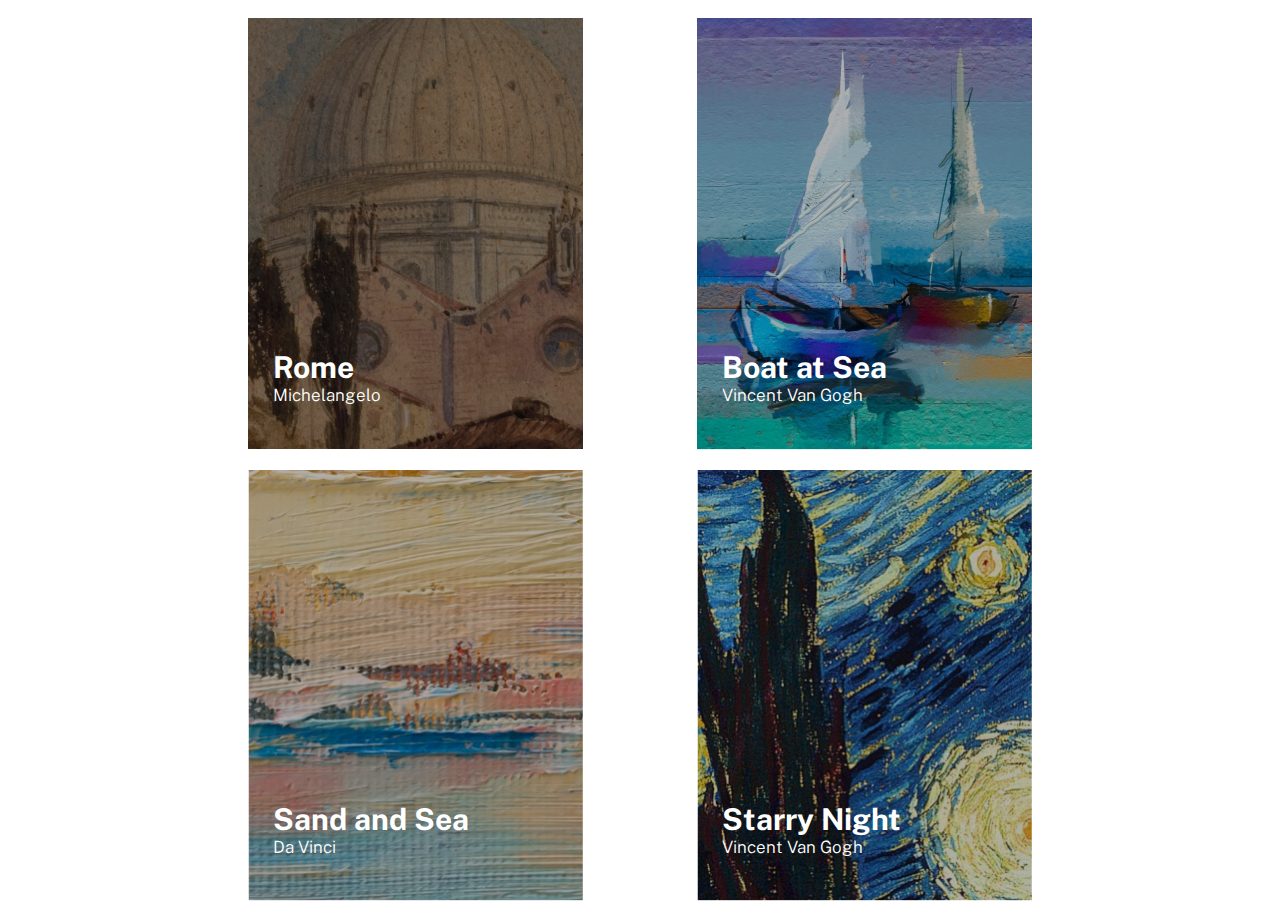
<file: lista-de-imagens/index.html>
<!DOCTYPE html>
<html lang="en">
<head>
    <meta charset="UTF-8">
    <meta name="viewport" content="width=device-width, initial-scale=1.0">
    <link rel="stylesheet" href="./src/css/reset.css">
    <link rel="stylesheet" href="./src/css/style.css">
    <link rel="stylesheet" href="./src/css/responsive.css">
    <title>Lista de Imagens</title>
</head>
<body>
    <main class="main">
        <section class="paints">
            <div class="paint">
                <div class="author">
                    <h1>Rome</h1>
                <p>Michelangelo</p>
            </div>
        </div>
        <div class="paint">
            <div class="author">
                <h1>Boat at Sea</h1>
                <p>Vincent Van Gogh</p>
            </div>
        </div>
        <div class="paint">
            <div class="author">
                <h1>Sand and Sea</h1>
                <p>Da Vinci</p>
            </div>
        </div>
        <div class="paint">
            <div class="author">
                <h1>Starry Night</h1>
                <p>Vincent Van Gogh</p>
            </div>
        </section>
    </main>
</body>
</html>
</file>
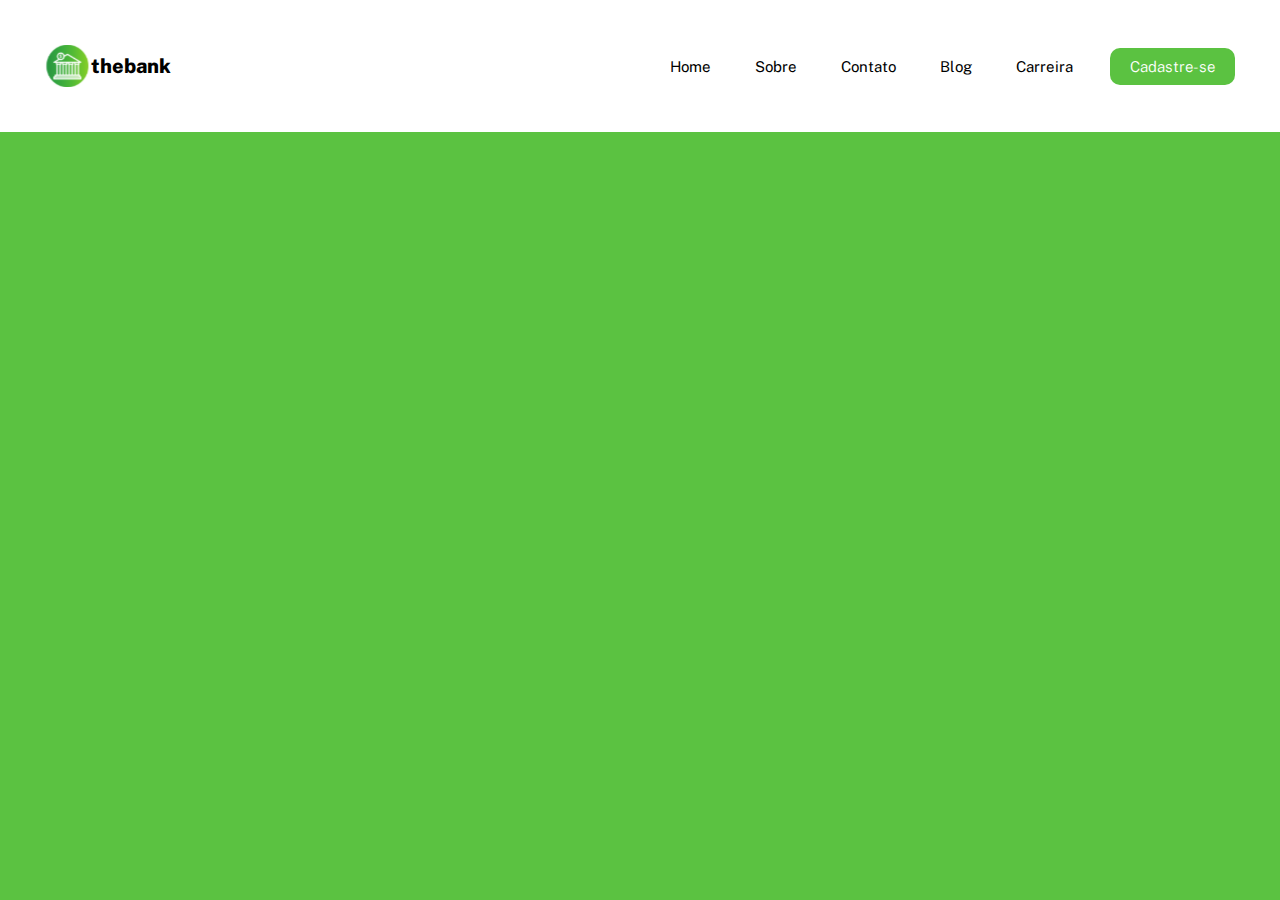
<file: menu-com-flexbox/index.html>
<!DOCTYPE html>
<html lang="en">
<head>
    <meta charset="UTF-8">
    <meta name="viewport" content="width=device-width, initial-scale=1.0">
    <link rel="stylesheet" href="./src/css/reset.css">
    <link rel="stylesheet" href="./src/css/style.css">
    <link rel="stylesheet" href="./src/css/responsive.css">
    <link rel="shortcut icon" href="./src/images/logo.svg" type="image/x-icon">
    <title>thebank</title>
</head>
<body>
    <header class="header">
        <a href="" class="logo">
            <img src="./src/images/logo.svg">
            <h1>thebank</h1>
        </a>
        
        <nav>
            <ul class="menu">
                <li><a href="">Home</a></li>
                <li><a href="">Sobre</a></li>
                <li><a href="">Contato</a></li>
                <li><a href="">Blog</a></li>
                <li><a href="">Carreira</a></li>
                <li><a href="" class="register">Cadastre-se</a></li>
            </ul>
        </nav>
    </header>

    <main class="main"></main>
</body>
</html>
</file>
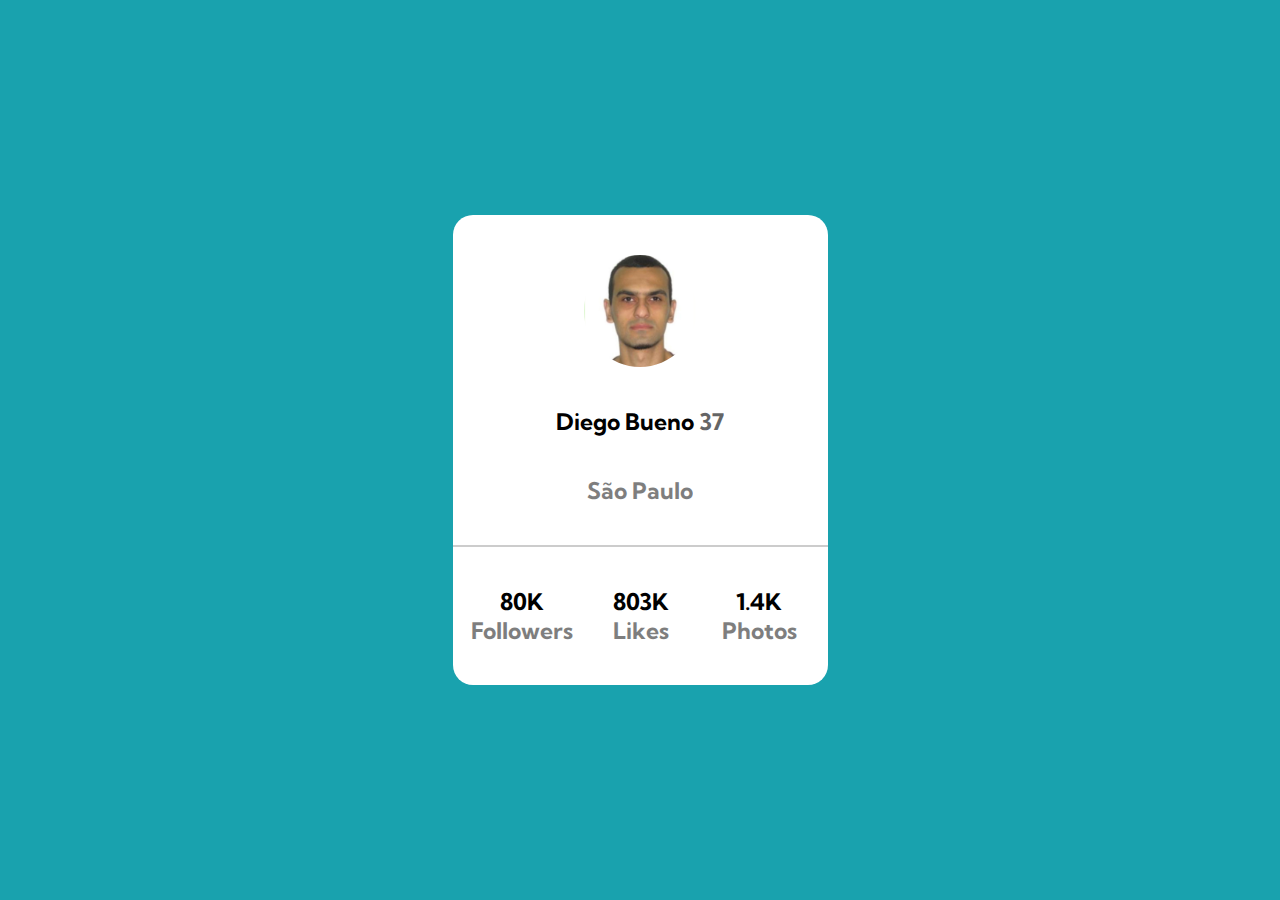
<file: profile-card/index.html>
<!DOCTYPE html>
<html lang="en">
<head>
    <meta charset="UTF-8">
    <meta name="viewport" content="width=device-width, initial-scale=1.0">
    <link rel="stylesheet" href="./src/css/reset.css">
    <link rel="stylesheet" href="./src/css/style.css">
    <link rel="preconnect" href="https://fonts.googleapis.com">
    <link rel="preconnect" href="https://fonts.gstatic.com" crossorigin>
    <link href="https://fonts.googleapis.com/css2?family=Kumbh+Sans:wght@100..900&display=swap" rel="stylesheet">
    <title>Profile Card</title>
</head>
<body>
    <main>
        <div class="container">

            <img src="./src/images/foto.jpg" alt="foto do perfil">
            
            <h1>Diego Bueno <span>37</span></h1>
            
            <h2>São Paulo</h2>
            
            <div class="statistics">
                <div class="numbers">
                    <h1>80K</h1>
                    <h2>Followers</h2>
                </div>
                <div class="numbers">
                    <h1>803K</h1>
                    <h2>Likes</h2>
                </div>
                <div class="numbers">
                    <h1>1.4K</h1>
                    <h2>Photos</h2>
                </div>
            </div>
        </div>
    </main>
</body>
</html>
</file>
<file: lista-de-imagens/src/css/style.css>
@font-face {
    font-family: public-sans;
    src: url(../fonts/PublicSans-VariableFont_wght.ttf);
}

html {
    font-size: 62.5%;
}

body {
    font-family: public-sans, sans-serif;
    color: #fff;
}

.main {
    display: flex;
    min-height: 100vh;
    align-items: center;
    justify-content: center;
    
}

.paints {
    height: 100vh;
    display: flex;
    justify-content: space-evenly;
    align-items: center;
    flex-wrap: wrap;
    gap: 5px;
}

.paint {
    width: 335px;
    height: 432px;
    display: flex;
    align-items: flex-end;
    padding: 45px 25px;
}

.paint:nth-child(1) {
    background: url('../images/rome.png') no-repeat;
    background-size: contain;
}

.paint:nth-child(2) {
    background: url('../images/boat.png') no-repeat;
    background-size: contain;
}

.paint:nth-child(3) {
    background: url('../images/sand-and-sea.png') no-repeat;
    background-size: contain;
}

.paint:nth-child(4) {
    background: url('../images/starry-night.png') no-repeat;
    background-size: contain;
}

.author h1 {
    font-size: 3rem;
}

.author p {
    font-size: 1.7rem;
    font-weight: 300;
}
</file>
<file: lista-de-imagens/src/css/responsive.css>
@media(max-width:1366px){
    .paints {
        max-width: 1000px;
        margin: 10px 0;
    }
}

@media(max-width: 315px){
    .paint{
        align-items: flex-start;
        padding: 10px;
        margin-bottom: 10px;
        width: 98%;
    }
}
</file>
<file: menu-com-flexbox/src/css/style.css>
@font-face {
    font-family: public-sans;
    src: url(../fonts/PublicSans-VariableFont_wght.ttf);
}


.header {
    display: flex;
    justify-content: space-between;
    align-items: center;
    padding: 45px;
}

.header .logo {
    display: flex;
    align-items: center;
}

.header .logo h1 {
    font-size: 20px;
    font-weight: 800;
}

.menu {
    display: flex;
    align-items: center;
    gap: 30px;
}

.menu li a{
    font-size: 15px;
    padding: 10px 7px;
    transition: 0.3s ease-in-out;
}

.menu li a:hover {
    background-color: #5BC241;
    color: white;
}

.menu .register {
    background-color: #5BC241;
    padding: 10px 20px;
    color: white;
    border-radius: 10px;
    font-weight: 300;
}

.main {
    background-color: #5BC241;
    height: calc(100vh - 132px);
}
</file>
<file: menu-com-flexbox/src/css/responsive.css>
@media(max-width: 800px) {
    .header {
        flex-direction: column;
    }

    .header .logo h1 {
        font-size: 40px;
    }

    .menu {
        flex-direction: column;
    }

    .menu li {
        margin-top: 100px;
    }

    .menu li a {
        font-size: 40px;
        padding: 17px 40px;
    }

    .menu .register {
        font-size: 18px;
        text-wrap: nowrap;
        padding: 15px 23px;
    }

    .main {
        height: calc(100vh - 719px);
    }
}
</file>
<file: profile-card/src/css/style.css>
* {
    font-size: 23px;
}

body {
    background-color: hsl(185, 75%, 39%);
    font-family: "Kumbh Sans", sans-serif;
}

main {
    height: 100vh;
    display: flex;
    justify-content: center;
    align-items: center;
}

.container {
    max-width: 375px;
    background-color: white;
    border-radius: 20px;
    display: flex;
    flex-direction: column;
    justify-content: center;
    align-items: center;
    gap: 40px;
    padding: 40px 0;
}

.container img {
    width: 30%;
    border-radius: 50%;
}

.container span {
    opacity: 0.6;
}

.container h2 {
    opacity: 0.5;
}

.container .statistics {
    width: 100%;
    display: flex;
    justify-content: space-evenly;
    border-top: 2px solid rgba(0,0,0,0.2);
    padding-top: 40px;
}

.container .numbers {
    text-align: center;
    flex: 0 0100px;
}
</file>
